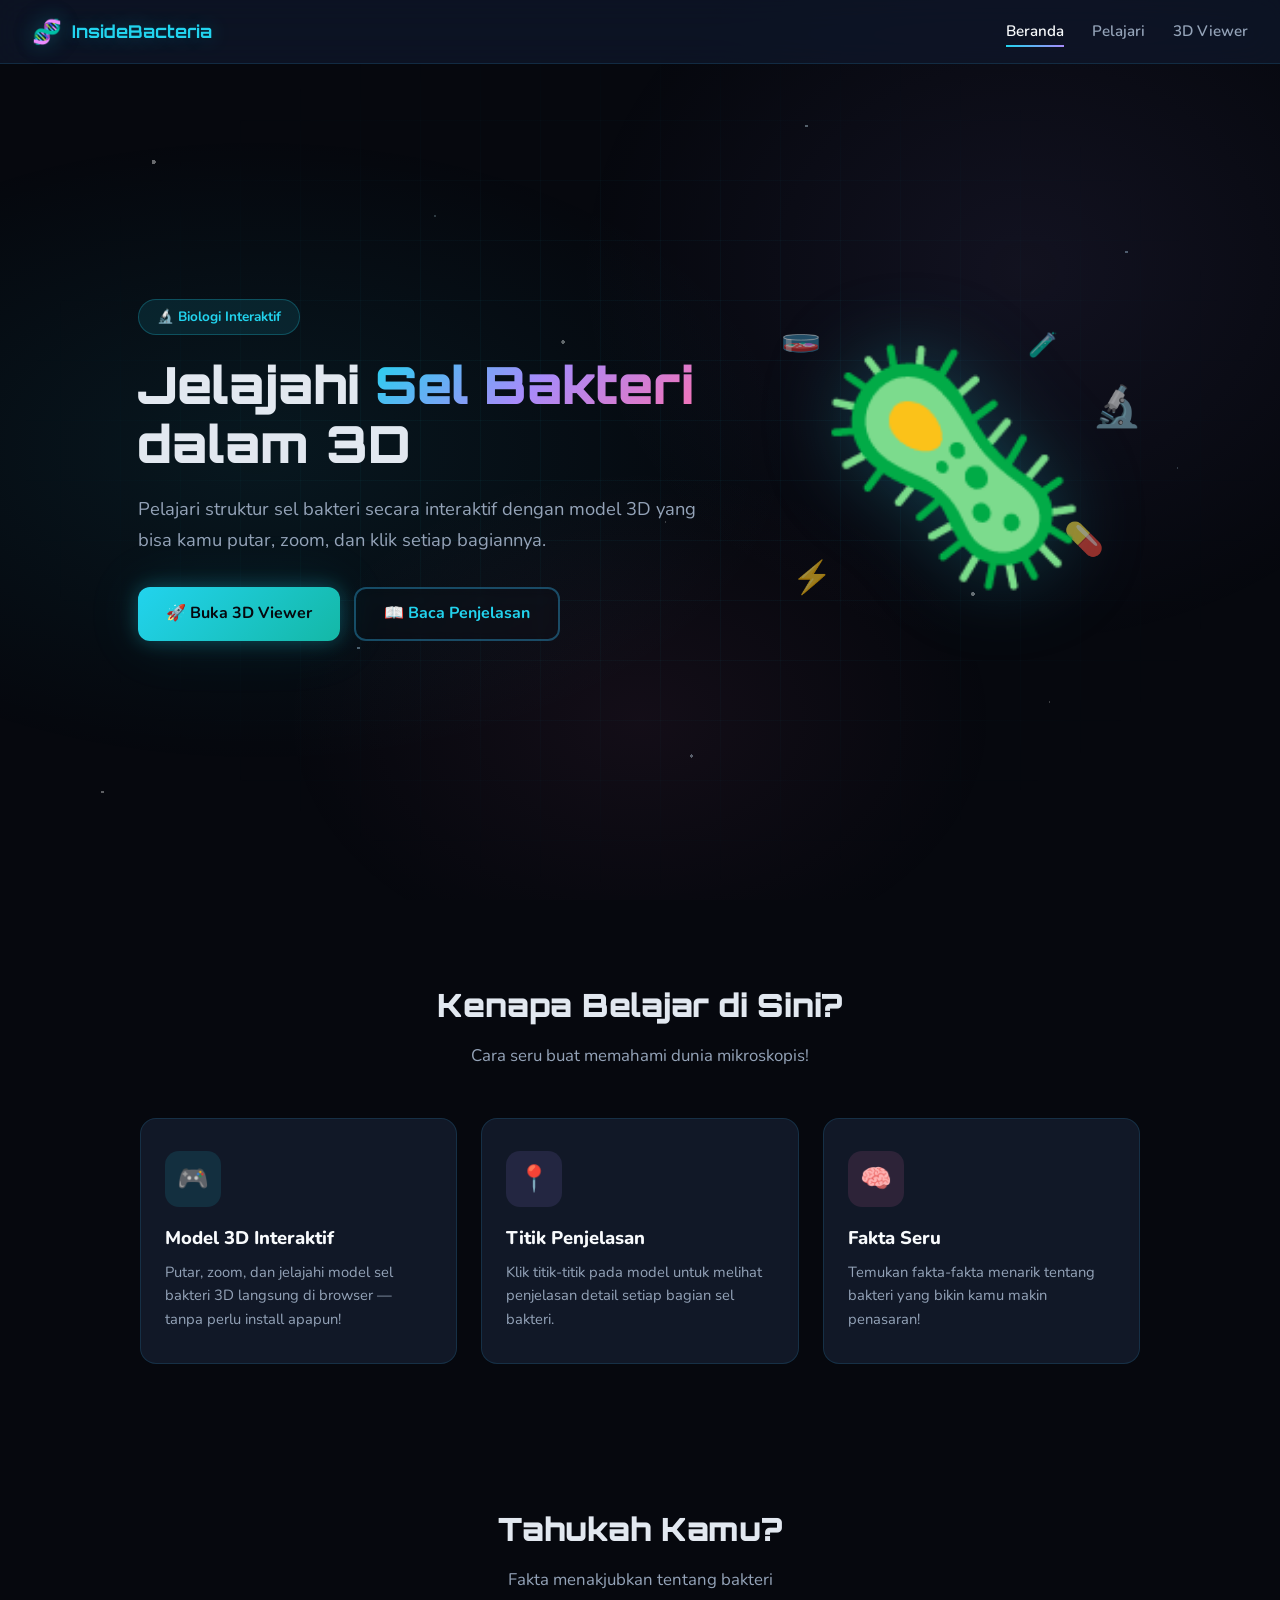
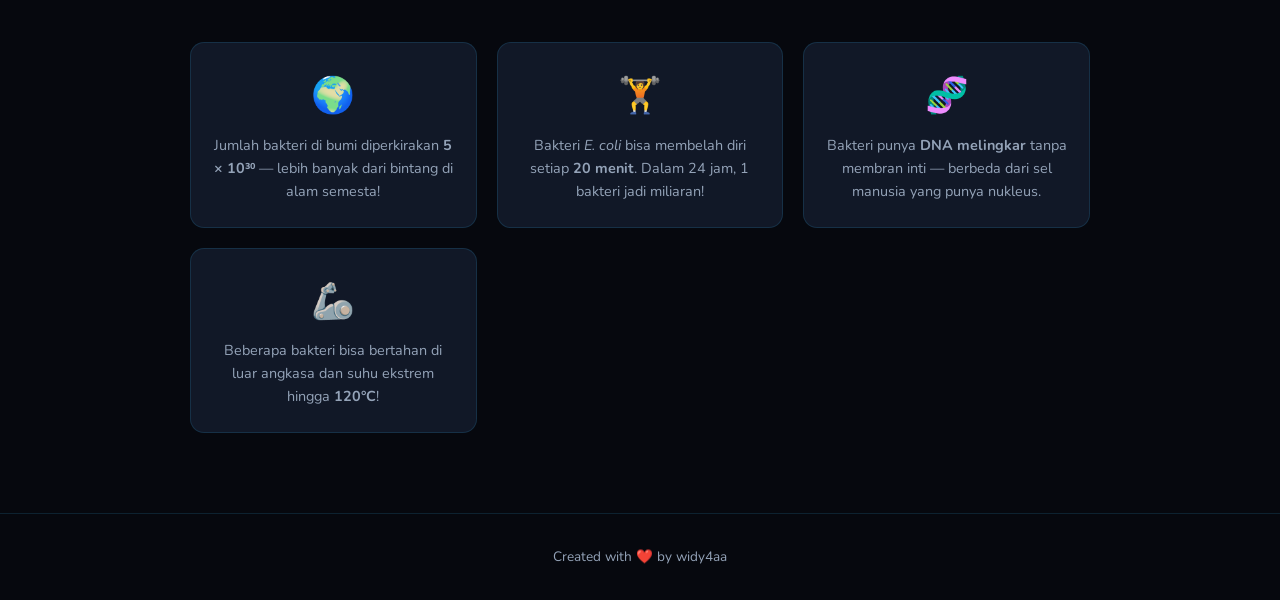
<file: index.html>
<!DOCTYPE html>
<html lang="id">
<head>
  <meta charset="UTF-8" />
  <meta name="viewport" content="width=device-width, initial-scale=1.0" />
  <title>InsideBacteria — Struktur Sel Bakteri 3D</title>
  <link rel="stylesheet" href="style.css" />
</head>
<body>

<!-- ═══ Navbar ═══════════════════════════════════════════════ -->
<nav class="navbar" id="navbar">
  <div class="nav-brand">
    <span>🧬</span> InsideBacteria
  </div>
  <ul class="nav-links" id="navLinks">
    <li><a href="index.html" class="active">Beranda</a></li>
    <li><a href="info.html">Pelajari</a></li>
    <li><a href="viewer.html">3D Viewer</a></li>
  </ul>
  <button class="hamburger" id="hamburger" aria-label="Menu">☰</button>
</nav>

<!-- ═══ Hero ═════════════════════════════════════════════════ -->
<section class="hero">
  <div class="hero-grid"></div>
  <div class="hero-content">
    <div class="hero-text">
      <div class="hero-badge">🔬 Biologi Interaktif</div>
      <h1 class="hero-title">
        Jelajahi <span class="grad">Sel Bakteri</span> dalam 3D
      </h1>
      <p class="hero-desc">
        Pelajari struktur sel bakteri secara interaktif dengan model 3D yang bisa kamu putar, zoom, dan klik setiap bagiannya.
      </p>
      <div class="hero-buttons">
        <a href="viewer.html" class="btn btn-primary">🚀 Buka 3D Viewer</a>
        <a href="info.html" class="btn btn-secondary">📖 Baca Penjelasan</a>
      </div>
    </div>
    <div class="hero-visual">
      <div class="particle particle-1">🧫</div>
      <div class="particle particle-2">🔬</div>
      <div class="particle particle-3">⚡</div>
      <div class="particle particle-4">🧪</div>
      <div class="particle particle-5">💊</div>
      <div class="hero-cell">🦠</div>
    </div>
  </div>
</section>

<!-- ═══ Features ═════════════════════════════════════════════ -->
<section class="features">
  <h2 class="section-title">Kenapa Belajar di Sini?</h2>
  <p class="section-sub">Cara seru buat memahami dunia mikroskopis!</p>
  <div class="features-grid">
    <div class="feature-card">
      <div class="feature-icon" style="background: rgba(34,211,238,0.12); color: var(--cyan);">🎮</div>
      <h3>Model 3D Interaktif</h3>
      <p>Putar, zoom, dan jelajahi model sel bakteri 3D langsung di browser — tanpa perlu install apapun!</p>
    </div>
    <div class="feature-card">
      <div class="feature-icon" style="background: rgba(167,139,250,0.12); color: var(--purple);">📍</div>
      <h3>Titik Penjelasan</h3>
      <p>Klik titik-titik pada model untuk melihat penjelasan detail setiap bagian sel bakteri.</p>
    </div>
    <div class="feature-card">
      <div class="feature-icon" style="background: rgba(244,114,182,0.12); color: var(--pink);">🧠</div>
      <h3>Fakta Seru</h3>
      <p>Temukan fakta-fakta menarik tentang bakteri yang bikin kamu makin penasaran!</p>
    </div>
  </div>
</section>

<!-- ═══ Fun Facts ════════════════════════════════════════════ -->
<section class="fun-facts">
  <h2 class="section-title">Tahukah Kamu?</h2>
  <p class="section-sub">Fakta menakjubkan tentang bakteri</p>
  <div class="facts-grid">
    <div class="fact-card">
      <div class="fact-icon">🌍</div>
      <p>Jumlah bakteri di bumi diperkirakan <strong>5 × 10³⁰</strong> — lebih banyak dari bintang di alam semesta!</p>
    </div>
    <div class="fact-card">
      <div class="fact-icon">🏋️</div>
      <p>Bakteri <em>E. coli</em> bisa membelah diri setiap <strong>20 menit</strong>. Dalam 24 jam, 1 bakteri jadi miliaran!</p>
    </div>
    <div class="fact-card">
      <div class="fact-icon">🧬</div>
      <p>Bakteri punya <strong>DNA melingkar</strong> tanpa membran inti — berbeda dari sel manusia yang punya nukleus.</p>
    </div>
    <div class="fact-card">
      <div class="fact-icon">🦾</div>
      <p>Beberapa bakteri bisa bertahan di luar angkasa dan suhu ekstrem hingga <strong>120°C</strong>!</p>
    </div>
  </div>
</section>

<!-- ═══ Footer ═══════════════════════════════════════════════ -->
<footer class="footer">
  <p>Created with ❤️ by widy4aa</p>
</footer>

<script>
  const hamburger = document.getElementById('hamburger');
  const navbar = document.getElementById('navbar');
  hamburger.addEventListener('click', () => navbar.classList.toggle('open'));
  document.querySelectorAll('.nav-links a').forEach(a => {
    a.addEventListener('click', () => navbar.classList.remove('open'));
  });
</script>
</body>
</html>
</file>
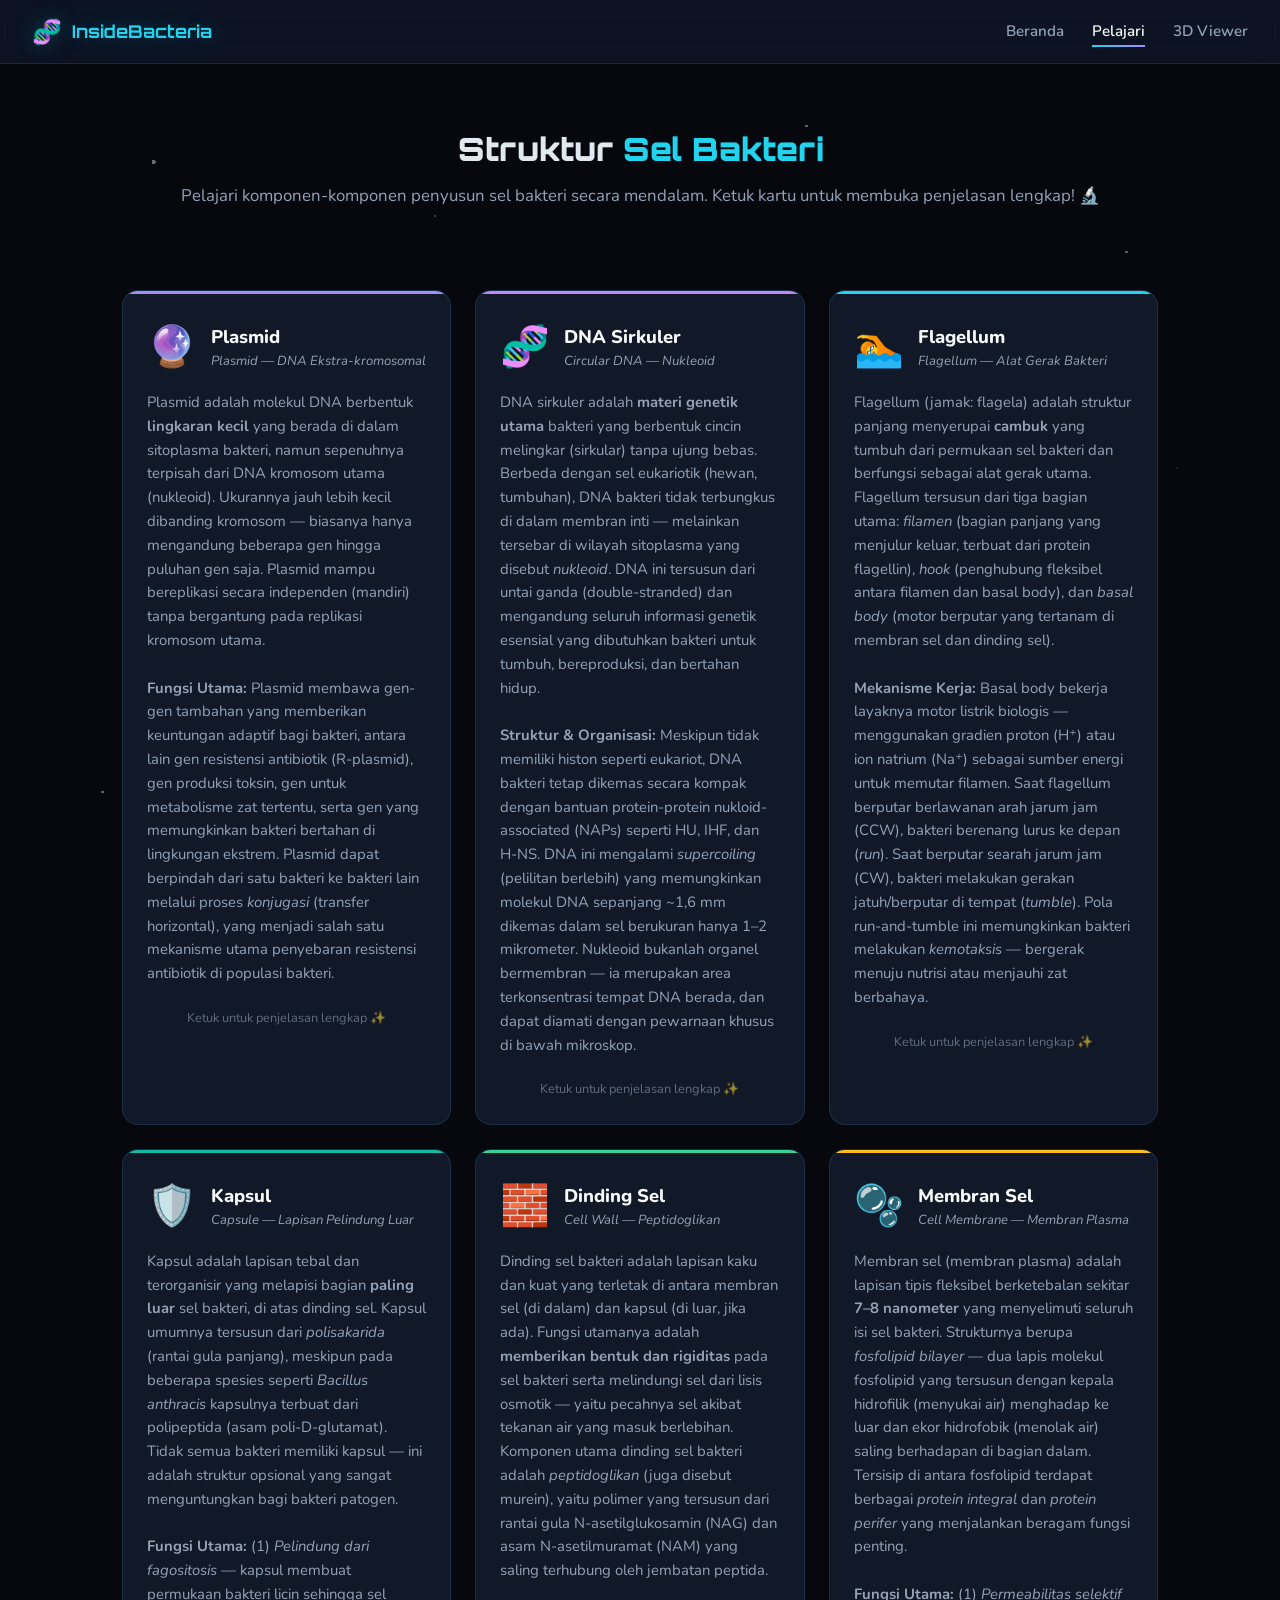
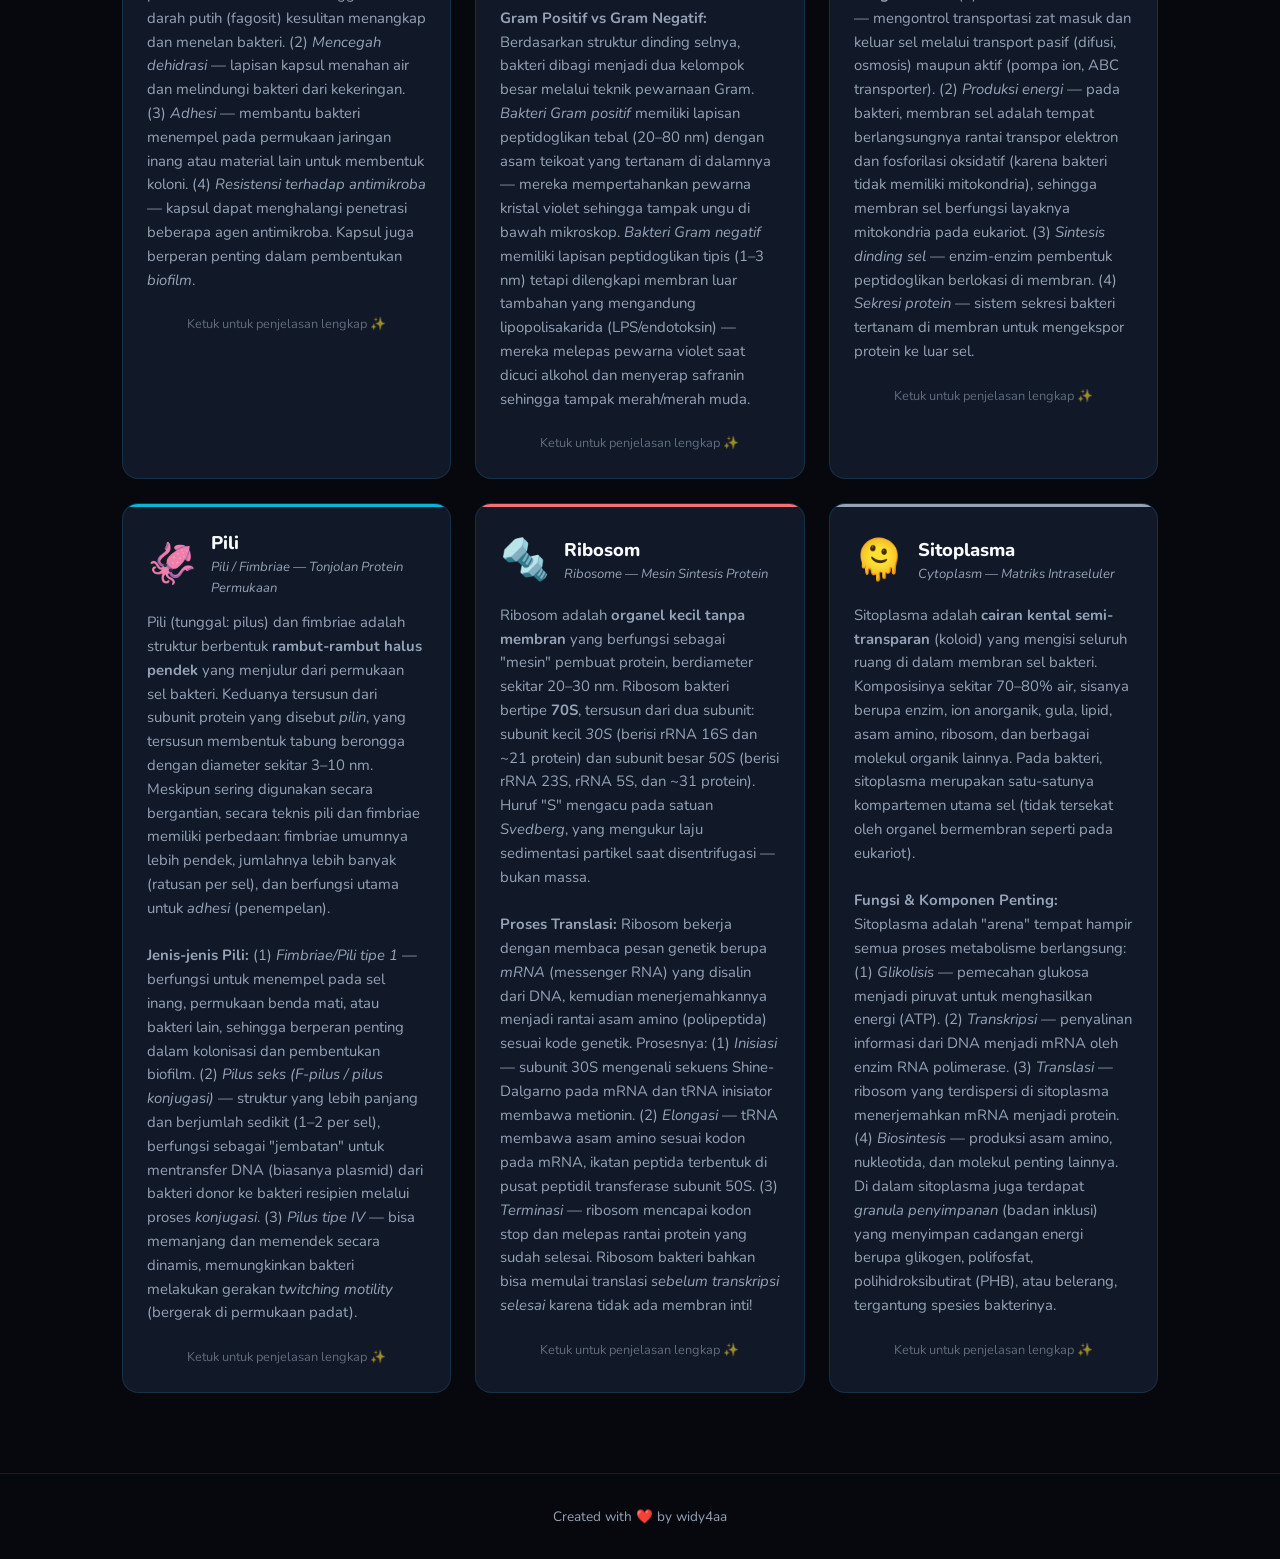
<file: info.html>
<!DOCTYPE html>
<html lang="id">
<head>
  <meta charset="UTF-8" />
  <meta name="viewport" content="width=device-width, initial-scale=1.0" />
  <title>Pelajari Sel Bakteri — InsideBacteria</title>
  <link rel="stylesheet" href="style.css" />
</head>
<body>

<!-- ═══ Navbar ═══════════════════════════════════════════════ -->
<nav class="navbar" id="navbar">
  <div class="nav-brand">
    <span>🧬</span> InsideBacteria
  </div>
  <ul class="nav-links" id="navLinks">
    <li><a href="index.html">Beranda</a></li>
    <li><a href="info.html" class="active">Pelajari</a></li>
    <li><a href="viewer.html">3D Viewer</a></li>
  </ul>
  <button class="hamburger" id="hamburger" aria-label="Menu">☰</button>
</nav>

<!-- ═══ Info Page ════════════════════════════════════════════ -->
<div class="info-page">
  <div class="info-header">
    <h1 class="section-title">Struktur <span style="color: var(--cyan);">Sel Bakteri</span></h1>
    <p class="section-sub">Pelajari komponen-komponen penyusun sel bakteri secara mendalam. Ketuk kartu untuk membuka penjelasan lengkap! 🔬</p>
  </div>

  <div class="org-grid">

    <!-- 1. Plasmid -->
    <div class="org-card" style="--org-color: #a78bfa" onclick="this.classList.toggle('expanded')">
      <div class="org-top">
        <span class="org-emoji">🔮</span>
        <div>
          <div class="org-title">Plasmid</div>
          <div class="org-subtitle">Plasmid — DNA Ekstra-kromosomal</div>
        </div>
      </div>
      <div class="org-desc">
        Plasmid adalah molekul DNA berbentuk <strong>lingkaran kecil</strong> yang berada di dalam sitoplasma bakteri, namun sepenuhnya terpisah dari DNA kromosom utama (nukleoid). Ukurannya jauh lebih kecil dibanding kromosom — biasanya hanya mengandung beberapa gen hingga puluhan gen saja. Plasmid mampu bereplikasi secara independen (mandiri) tanpa bergantung pada replikasi kromosom utama.
        <br><br>
        <strong>Fungsi Utama:</strong> Plasmid membawa gen-gen tambahan yang memberikan keuntungan adaptif bagi bakteri, antara lain gen resistensi antibiotik (R-plasmid), gen produksi toksin, gen untuk metabolisme zat tertentu, serta gen yang memungkinkan bakteri bertahan di lingkungan ekstrem. Plasmid dapat berpindah dari satu bakteri ke bakteri lain melalui proses <em>konjugasi</em> (transfer horizontal), yang menjadi salah satu mekanisme utama penyebaran resistensi antibiotik di populasi bakteri.
      </div>
      <div class="org-fun">
        <span class="fun-label">💡 Fakta Seru &amp; Aplikasi</span>
        Dalam bioteknologi modern, plasmid dimanfaatkan sebagai <strong>vektor kloning</strong> — kendaraan pembawa gen asing ke dalam bakteri. Teknik ini digunakan untuk memproduksi insulin rekombinan bagi penderita diabetes, vaksin hepatitis B, hormon pertumbuhan manusia, hingga enzim industri. Satu bakteri bisa mengandung lebih dari satu jenis plasmid secara bersamaan. Menariknya, beberapa plasmid bersifat "tidak kompatibel" — mereka tidak bisa hidup berdampingan dalam sel yang sama karena sistem replikasinya saling berkompetisi!
      </div>
      <div class="expand-hint">Ketuk untuk penjelasan lengkap ✨</div>
    </div>

    <!-- 2. DNA Sirkuler -->
    <div class="org-card" style="--org-color: #c084fc" onclick="this.classList.toggle('expanded')">
      <div class="org-top">
        <span class="org-emoji">🧬</span>
        <div>
          <div class="org-title">DNA Sirkuler</div>
          <div class="org-subtitle">Circular DNA — Nukleoid</div>
        </div>
      </div>
      <div class="org-desc">
        DNA sirkuler adalah <strong>materi genetik utama</strong> bakteri yang berbentuk cincin melingkar (sirkular) tanpa ujung bebas. Berbeda dengan sel eukariotik (hewan, tumbuhan), DNA bakteri tidak terbungkus di dalam membran inti — melainkan tersebar di wilayah sitoplasma yang disebut <em>nukleoid</em>. DNA ini tersusun dari untai ganda (double-stranded) dan mengandung seluruh informasi genetik esensial yang dibutuhkan bakteri untuk tumbuh, bereproduksi, dan bertahan hidup.
        <br><br>
        <strong>Struktur &amp; Organisasi:</strong> Meskipun tidak memiliki histon seperti eukariot, DNA bakteri tetap dikemas secara kompak dengan bantuan protein-protein nukloid-associated (NAPs) seperti HU, IHF, dan H-NS. DNA ini mengalami <em>supercoiling</em> (pelilitan berlebih) yang memungkinkan molekul DNA sepanjang ~1,6 mm dikemas dalam sel berukuran hanya 1–2 mikrometer. Nukleoid bukanlah organel bermembran — ia merupakan area terkonsentrasi tempat DNA berada, dan dapat diamati dengan pewarnaan khusus di bawah mikroskop.
      </div>
      <div class="org-fun">
        <span class="fun-label">💡 Fakta Seru &amp; Perbandingan</span>
        Bakteri <em>Escherichia coli</em> memiliki ~4,6 juta pasang basa dalam DNA sirkulernya, mengkode sekitar 4.300 gen. Jika direntangkan, DNA-nya mencapai 1,6 mm — <strong>800 kali lebih panjang</strong> dari sel bakterinya sendiri! Bandingkan dengan bakteri <em>Mycoplasma genitalium</em> yang hanya punya ~580.000 pasang basa — genom terkecil di antara organisme hidup mandiri. Proses replikasi DNA sirkuler dimulai dari satu titik asal (<em>origin of replication</em>) dan berjalan secara bidireksional hingga keduanya bertemu di sisi berlawanan.
      </div>
      <div class="expand-hint">Ketuk untuk penjelasan lengkap ✨</div>
    </div>

    <!-- 3. Flagellum -->
    <div class="org-card" style="--org-color: #22d3ee" onclick="this.classList.toggle('expanded')">
      <div class="org-top">
        <span class="org-emoji">🏊</span>
        <div>
          <div class="org-title">Flagellum</div>
          <div class="org-subtitle">Flagellum — Alat Gerak Bakteri</div>
        </div>
      </div>
      <div class="org-desc">
        Flagellum (jamak: flagela) adalah struktur panjang menyerupai <strong>cambuk</strong> yang tumbuh dari permukaan sel bakteri dan berfungsi sebagai alat gerak utama. Flagellum tersusun dari tiga bagian utama: <em>filamen</em> (bagian panjang yang menjulur keluar, terbuat dari protein flagellin), <em>hook</em> (penghubung fleksibel antara filamen dan basal body), dan <em>basal body</em> (motor berputar yang tertanam di membran sel dan dinding sel).
        <br><br>
        <strong>Mekanisme Kerja:</strong> Basal body bekerja layaknya motor listrik biologis — menggunakan gradien proton (H⁺) atau ion natrium (Na⁺) sebagai sumber energi untuk memutar filamen. Saat flagellum berputar berlawanan arah jarum jam (CCW), bakteri berenang lurus ke depan (<em>run</em>). Saat berputar searah jarum jam (CW), bakteri melakukan gerakan jatuh/berputar di tempat (<em>tumble</em>). Pola run-and-tumble ini memungkinkan bakteri melakukan <em>kemotaksis</em> — bergerak menuju nutrisi atau menjauhi zat berbahaya.
      </div>
      <div class="org-fun">
        <span class="fun-label">💡 Fakta Seru &amp; Klasifikasi</span>
        Motor flagellum mampu berputar hingga <strong>1.000–1.500 putaran per detik</strong> — menjadikannya salah satu mesin nano paling efisien di alam! Berdasarkan jumlah dan posisi flagela, bakteri diklasifikasikan menjadi: <em>monotrik</em> (1 flagellum di satu ujung), <em>amfitrik</em> (1 flagellum di masing-masing ujung), <em>lofotrik</em> (sekelompok flagela di satu ujung), dan <em>peritrik</em> (flagela tersebar di seluruh permukaan, seperti pada <em>E. coli</em>). Ada juga bakteri tanpa flagellum (atrik) yang bergerak dengan cara lain seperti <em>gliding motility</em>. Motor flagellum menjadi inspirasi para ilmuwan nanoteknologi!
      </div>
      <div class="expand-hint">Ketuk untuk penjelasan lengkap ✨</div>
    </div>

    <!-- 4. Kapsul -->
    <div class="org-card" style="--org-color: #14b8a6" onclick="this.classList.toggle('expanded')">
      <div class="org-top">
        <span class="org-emoji">🛡️</span>
        <div>
          <div class="org-title">Kapsul</div>
          <div class="org-subtitle">Capsule — Lapisan Pelindung Luar</div>
        </div>
      </div>
      <div class="org-desc">
        Kapsul adalah lapisan tebal dan terorganisir yang melapisi bagian <strong>paling luar</strong> sel bakteri, di atas dinding sel. Kapsul umumnya tersusun dari <em>polisakarida</em> (rantai gula panjang), meskipun pada beberapa spesies seperti <em>Bacillus anthracis</em> kapsulnya terbuat dari polipeptida (asam poli-D-glutamat). Tidak semua bakteri memiliki kapsul — ini adalah struktur opsional yang sangat menguntungkan bagi bakteri patogen.
        <br><br>
        <strong>Fungsi Utama:</strong> (1) <em>Pelindung dari fagositosis</em> — kapsul membuat permukaan bakteri licin sehingga sel darah putih (fagosit) kesulitan menangkap dan menelan bakteri. (2) <em>Mencegah dehidrasi</em> — lapisan kapsul menahan air dan melindungi bakteri dari kekeringan. (3) <em>Adhesi</em> — membantu bakteri menempel pada permukaan jaringan inang atau material lain untuk membentuk koloni. (4) <em>Resistensi terhadap antimikroba</em> — kapsul dapat menghalangi penetrasi beberapa agen antimikroba. Kapsul juga berperan penting dalam pembentukan <em>biofilm</em>.
      </div>
      <div class="org-fun">
        <span class="fun-label">💡 Fakta Seru &amp; Sejarah</span>
        Eksperimen legendaris <strong>Frederick Griffith (1928)</strong> menggunakan bakteri berkapsul <em>Streptococcus pneumoniae</em> untuk menemukan fenomena transformasi — bakteri mati yang berkapsul bisa "mentransfer" sifat virulensinya ke bakteri hidup tanpa kapsul! Percobaan ini menjadi langkah awal penemuan bahwa DNA adalah materi genetik. Dalam dunia medis, bakteri berkapsul umumnya lebih <em>virulen</em> (berbahaya) karena mampu menghindari sistem imun. Vaksin terhadap penyakit pneumonia, meningitis, dan <em>Haemophilus influenzae</em> dirancang untuk menarget polisakarida kapsul bakteri tertentu.
      </div>
      <div class="expand-hint">Ketuk untuk penjelasan lengkap ✨</div>
    </div>

    <!-- 5. Dinding Sel -->
    <div class="org-card" style="--org-color: #34d399" onclick="this.classList.toggle('expanded')">
      <div class="org-top">
        <span class="org-emoji">🧱</span>
        <div>
          <div class="org-title">Dinding Sel</div>
          <div class="org-subtitle">Cell Wall — Peptidoglikan</div>
        </div>
      </div>
      <div class="org-desc">
        Dinding sel bakteri adalah lapisan kaku dan kuat yang terletak di antara membran sel (di dalam) dan kapsul (di luar, jika ada). Fungsi utamanya adalah <strong>memberikan bentuk dan rigiditas</strong> pada sel bakteri serta melindungi sel dari lisis osmotik — yaitu pecahnya sel akibat tekanan air yang masuk berlebihan. Komponen utama dinding sel bakteri adalah <em>peptidoglikan</em> (juga disebut murein), yaitu polimer yang tersusun dari rantai gula N-asetilglukosamin (NAG) dan asam N-asetilmuramat (NAM) yang saling terhubung oleh jembatan peptida.
        <br><br>
        <strong>Gram Positif vs Gram Negatif:</strong> Berdasarkan struktur dinding selnya, bakteri dibagi menjadi dua kelompok besar melalui teknik pewarnaan Gram. <em>Bakteri Gram positif</em> memiliki lapisan peptidoglikan tebal (20–80 nm) dengan asam teikoat yang tertanam di dalamnya — mereka mempertahankan pewarna kristal violet sehingga tampak ungu di bawah mikroskop. <em>Bakteri Gram negatif</em> memiliki lapisan peptidoglikan tipis (1–3 nm) tetapi dilengkapi membran luar tambahan yang mengandung lipopolisakarida (LPS/endotoksin) — mereka melepas pewarna violet saat dicuci alkohol dan menyerap safranin sehingga tampak merah/merah muda.
      </div>
      <div class="org-fun">
        <span class="fun-label">💡 Fakta Seru &amp; Relevansi Medis</span>
        Antibiotik golongan <strong>beta-laktam</strong> (penisilin, amoksisilin, sefalosporin) bekerja dengan menghambat enzim transpeptidase yang dibutuhkan untuk membentuk jembatan peptida pada peptidoglikan. Tanpa dinding sel yang utuh, bakteri tidak mampu menahan tekanan osmotik dan akhirnya <em>lisis</em> (pecah). Itulah mengapa antibiotik ini efektif membunuh bakteri yang sedang aktif membelah namun tidak merusak sel manusia — karena sel manusia tidak memiliki peptidoglikan! Lisozim yang terdapat dalam air mata, air liur, dan mukus juga bekerja dengan memecah ikatan glikosidik pada peptidoglikan sebagai pertahanan alami tubuh kita. Bakteri tanpa dinding sel (seperti genus <em>Mycoplasma</em>) secara alami resisten terhadap penisilin.
      </div>
      <div class="expand-hint">Ketuk untuk penjelasan lengkap ✨</div>
    </div>

    <!-- 6. Membran Sel -->
    <div class="org-card" style="--org-color: #fbbf24" onclick="this.classList.toggle('expanded')">
      <div class="org-top">
        <span class="org-emoji">🫧</span>
        <div>
          <div class="org-title">Membran Sel</div>
          <div class="org-subtitle">Cell Membrane — Membran Plasma</div>
        </div>
      </div>
      <div class="org-desc">
        Membran sel (membran plasma) adalah lapisan tipis fleksibel berketebalan sekitar <strong>7–8 nanometer</strong> yang menyelimuti seluruh isi sel bakteri. Strukturnya berupa <em>fosfolipid bilayer</em> — dua lapis molekul fosfolipid yang tersusun dengan kepala hidrofilik (menyukai air) menghadap ke luar dan ekor hidrofobik (menolak air) saling berhadapan di bagian dalam. Tersisip di antara fosfolipid terdapat berbagai <em>protein integral</em> dan <em>protein perifer</em> yang menjalankan beragam fungsi penting.
        <br><br>
        <strong>Fungsi Utama:</strong> (1) <em>Permeabilitas selektif</em> — mengontrol transportasi zat masuk dan keluar sel melalui transport pasif (difusi, osmosis) maupun aktif (pompa ion, ABC transporter). (2) <em>Produksi energi</em> — pada bakteri, membran sel adalah tempat berlangsungnya rantai transpor elektron dan fosforilasi oksidatif (karena bakteri tidak memiliki mitokondria), sehingga membran sel berfungsi layaknya mitokondria pada eukariot. (3) <em>Sintesis dinding sel</em> — enzim-enzim pembentuk peptidoglikan berlokasi di membran. (4) <em>Sekresi protein</em> — sistem sekresi bakteri tertanam di membran untuk mengekspor protein ke luar sel.
      </div>
      <div class="org-fun">
        <span class="fun-label">💡 Fakta Seru &amp; Perbedaan Kunci</span>
        Berbeda dengan sel eukariotik (hewan), membran sel bakteri <strong>tidak mengandung kolesterol</strong>. Namun beberapa bakteri mengandung sterol-like molecules yang disebut <em>hopanoid</em> yang berfungsi serupa — menjaga stabilitas dan fluiditas membran. Struktur membran sel mengikuti model <em>mosaik fluida</em> yang dikemukakan oleh Singer &amp; Nicolson (1972), di mana protein-protein "mengapung" dan bergerak bebas di lautan fosfolipid. Pada bakteri Gram negatif, terdapat dua membran: membran dalam (membran plasma) dan membran luar — ruang di antaranya disebut <em>periplasma</em>, yang berisi berbagai enzim penting termasuk beta-laktamase yang mampu menonaktifkan antibiotik penisilin.
      </div>
      <div class="expand-hint">Ketuk untuk penjelasan lengkap ✨</div>
    </div>

    <!-- 7. Pili -->
    <div class="org-card" style="--org-color: #06b6d4" onclick="this.classList.toggle('expanded')">
      <div class="org-top">
        <span class="org-emoji">🦑</span>
        <div>
          <div class="org-title">Pili</div>
          <div class="org-subtitle">Pili / Fimbriae — Tonjolan Protein Permukaan</div>
        </div>
      </div>
      <div class="org-desc">
        Pili (tunggal: pilus) dan fimbriae adalah struktur berbentuk <strong>rambut-rambut halus pendek</strong> yang menjulur dari permukaan sel bakteri. Keduanya tersusun dari subunit protein yang disebut <em>pilin</em>, yang tersusun membentuk tabung berongga dengan diameter sekitar 3–10 nm. Meskipun sering digunakan secara bergantian, secara teknis pili dan fimbriae memiliki perbedaan: fimbriae umumnya lebih pendek, jumlahnya lebih banyak (ratusan per sel), dan berfungsi utama untuk <em>adhesi</em> (penempelan).
        <br><br>
        <strong>Jenis-jenis Pili:</strong> (1) <em>Fimbriae/Pili tipe 1</em> — berfungsi untuk menempel pada sel inang, permukaan benda mati, atau bakteri lain, sehingga berperan penting dalam kolonisasi dan pembentukan biofilm. (2) <em>Pilus seks (F-pilus / pilus konjugasi)</em> — struktur yang lebih panjang dan berjumlah sedikit (1–2 per sel), berfungsi sebagai "jembatan" untuk mentransfer DNA (biasanya plasmid) dari bakteri donor ke bakteri resipien melalui proses <em>konjugasi</em>. (3) <em>Pilus tipe IV</em> — bisa memanjang dan memendek secara dinamis, memungkinkan bakteri melakukan gerakan <em>twitching motility</em> (bergerak di permukaan padat).
      </div>
      <div class="org-fun">
        <span class="fun-label">💡 Fakta Seru &amp; Relevansi Medis</span>
        Pili memainkan peran kritis dalam <strong>patogenesis</strong> (kemampuan bakteri menyebabkan penyakit). Contohnya, bakteri <em>E. coli</em> uropatogenik (UPEC) menggunakan fimbriae tipe 1 untuk menempel pada sel epitel saluran kemih — langkah pertama infeksi saluran kemih (ISK). Bakteri <em>Neisseria gonorrhoeae</em> (penyebab gonore) membutuhkan pili tipe IV untuk menempel pada sel mukosa. Tanpa pili, bakteri-bakteri ini kehilangan kemampuan menginfeksi! Satu bakteri <em>E. coli</em> bisa memiliki <strong>100–1.000 fimbriae</strong> sekaligus. Ilmuwan kini mengembangkan strategi anti-adhesin — obat yang memblokir pili bakteri sehingga mereka tidak bisa menempel, sebagai alternatif antibiotik.
      </div>
      <div class="expand-hint">Ketuk untuk penjelasan lengkap ✨</div>
    </div>

    <!-- 8. Ribosom -->
    <div class="org-card" style="--org-color: #f87171" onclick="this.classList.toggle('expanded')">
      <div class="org-top">
        <span class="org-emoji">🔩</span>
        <div>
          <div class="org-title">Ribosom</div>
          <div class="org-subtitle">Ribosome — Mesin Sintesis Protein</div>
        </div>
      </div>
      <div class="org-desc">
        Ribosom adalah <strong>organel kecil tanpa membran</strong> yang berfungsi sebagai "mesin" pembuat protein, berdiameter sekitar 20–30 nm. Ribosom bakteri bertipe <strong>70S</strong>, tersusun dari dua subunit: subunit kecil <em>30S</em> (berisi rRNA 16S dan ~21 protein) dan subunit besar <em>50S</em> (berisi rRNA 23S, rRNA 5S, dan ~31 protein). Huruf "S" mengacu pada satuan <em>Svedberg</em>, yang mengukur laju sedimentasi partikel saat disentrifugasi — bukan massa.
        <br><br>
        <strong>Proses Translasi:</strong> Ribosom bekerja dengan membaca pesan genetik berupa <em>mRNA</em> (messenger RNA) yang disalin dari DNA, kemudian menerjemahkannya menjadi rantai asam amino (polipeptida) sesuai kode genetik. Prosesnya: (1) <em>Inisiasi</em> — subunit 30S mengenali sekuens Shine-Dalgarno pada mRNA dan tRNA inisiator membawa metionin. (2) <em>Elongasi</em> — tRNA membawa asam amino sesuai kodon pada mRNA, ikatan peptida terbentuk di pusat peptidil transferase subunit 50S. (3) <em>Terminasi</em> — ribosom mencapai kodon stop dan melepas rantai protein yang sudah selesai. Ribosom bakteri bahkan bisa memulai translasi <em>sebelum transkripsi selesai</em> karena tidak ada membran inti!
      </div>
      <div class="org-fun">
        <span class="fun-label">💡 Fakta Seru &amp; Target Antibiotik</span>
        Perbedaan antara ribosom bakteri (70S) dan ribosom manusia (80S) adalah <strong>celah emas bagi antibiotik</strong>! Banyak antibiotik penting yang bekerja dengan menarget ribosom 70S: <em>tetrasiklin</em> memblokir situs A di subunit 30S, <em>kloramfenikol</em> menghambat peptidil transferase di subunit 50S, <em>eritromisin</em> menyumbat terowongan tempat rantai peptida keluar di subunit 50S, dan <em>streptomisin</em> menyebabkan ribosom salah membaca kode genetik. Satu sel <em>E. coli</em> yang sedang tumbuh aktif bisa mengandung <strong>15.000–70.000 ribosom</strong>, yang mengisi sekitar 25% massa total sel! Ribosom harus bekerja nonstop — satu ribosom mampu menambahkan ~20 asam amino per detik ke rantai protein yang sedang dibuat.
      </div>
      <div class="expand-hint">Ketuk untuk penjelasan lengkap ✨</div>
    </div>

    <!-- 9. Sitoplasma -->
    <div class="org-card" style="--org-color: #94a3b8" onclick="this.classList.toggle('expanded')">
      <div class="org-top">
        <span class="org-emoji">🫠</span>
        <div>
          <div class="org-title">Sitoplasma</div>
          <div class="org-subtitle">Cytoplasm — Matriks Intraseluler</div>
        </div>
      </div>
      <div class="org-desc">
        Sitoplasma adalah <strong>cairan kental semi-transparan</strong> (koloid) yang mengisi seluruh ruang di dalam membran sel bakteri. Komposisinya sekitar 70–80% air, sisanya berupa enzim, ion anorganik, gula, lipid, asam amino, ribosom, dan berbagai molekul organik lainnya. Pada bakteri, sitoplasma merupakan satu-satunya kompartemen utama sel (tidak tersekat oleh organel bermembran seperti pada eukariot).
        <br><br>
        <strong>Fungsi &amp; Komponen Penting:</strong> Sitoplasma adalah "arena" tempat hampir semua proses metabolisme berlangsung: (1) <em>Glikolisis</em> — pemecahan glukosa menjadi piruvat untuk menghasilkan energi (ATP). (2) <em>Transkripsi</em> — penyalinan informasi dari DNA menjadi mRNA oleh enzim RNA polimerase. (3) <em>Translasi</em> — ribosom yang terdispersi di sitoplasma menerjemahkan mRNA menjadi protein. (4) <em>Biosintesis</em> — produksi asam amino, nukleotida, dan molekul penting lainnya. Di dalam sitoplasma juga terdapat <em>granula penyimpanan</em> (badan inklusi) yang menyimpan cadangan energi berupa glikogen, polifosfat, polihidroksibutirat (PHB), atau belerang, tergantung spesies bakterinya.
      </div>
      <div class="org-fun">
        <span class="fun-label">💡 Fakta Seru &amp; Keunikan</span>
        Berbeda dengan sitoplasma sel eukariotik yang memiliki organel bermembran (mitokondria, RE, badan Golgi), sitoplasma bakteri tampak lebih "sederhana" — namun justru di sinilah <strong>semua proses kehidupan terkonsentrasi</strong> dalam satu ruang terbuka! Sitoplasma bakteri jauh lebih padat dan crowded ("sesak molekul") dibanding yang dibayangkan — konsentrasi makromolekul di dalamnya mencapai 300–400 mg/mL, menciptakan efek <em>molecular crowding</em> yang mempengaruhi kecepatan reaksi enzimatis dan pelipatan protein. Sitoplasma juga memiliki <em>cytoskeletal elements</em> seperti protein FtsZ (homolog tubulin) yang berperan krusial dalam pembelahan sel, dan MreB (homolog aktin) yang menjaga bentuk sel bakteri batang.
      </div>
      <div class="expand-hint">Ketuk untuk penjelasan lengkap ✨</div>
    </div>

  </div>
</div>

<!-- ═══ Footer ═══════════════════════════════════════════════ -->
<footer class="footer">
  <p>Created with ❤️ by widy4aa</p>
</footer>

<script>
  const hamburger = document.getElementById('hamburger');
  const navbar = document.getElementById('navbar');
  hamburger.addEventListener('click', () => navbar.classList.toggle('open'));
  document.querySelectorAll('.nav-links a').forEach(a => {
    a.addEventListener('click', () => navbar.classList.remove('open'));
  });
</script>
</body>
</html>
</file>
<file: style.css>
/* ═══════════════════════════════════════════════════════════════
   InsideBacteria — Dark Sci-Fi Biochemistry Theme
   Target audience: ages 12–17
   ═══════════════════════════════════════════════════════════════ */
@import url('https://fonts.googleapis.com/css2?family=Nunito:wght@400;600;700;800;900&family=Orbitron:wght@500;700;900&display=swap');

:root {
  --bg-deep:    #06080e;
  --bg-dark:    #0b0f1a;
  --bg-card:    #111827;
  --bg-glass:   rgba(15, 23, 42, 0.75);
  --border:     rgba(56, 189, 248, 0.15);
  --border-glow:rgba(56, 189, 248, 0.35);

  --cyan:       #22d3ee;
  --teal:       #14b8a6;
  --purple:     #a78bfa;
  --pink:       #f472b6;
  --green:      #34d399;
  --orange:     #fb923c;
  --red:        #f87171;
  --blue:       #60a5fa;
  --yellow:     #fbbf24;

  --text:       #e2e8f0;
  --text-dim:   #94a3b8;
  --text-bright:#f8fafc;

  --font-body:  'Nunito', sans-serif;
  --font-sci:   'Orbitron', sans-serif;

  --glow-cyan:  0 0 20px rgba(34,211,238,0.3), 0 0 60px rgba(34,211,238,0.1);
  --glow-purple:0 0 20px rgba(167,139,250,0.3), 0 0 60px rgba(167,139,250,0.1);
  --glow-pink:  0 0 20px rgba(244,114,182,0.3), 0 0 60px rgba(244,114,182,0.1);
}

*, *::before, *::after { box-sizing: border-box; margin: 0; padding: 0; }
html { scroll-behavior: smooth; }

body {
  font-family: var(--font-body);
  background: var(--bg-deep);
  color: var(--text);
  line-height: 1.6;
  min-height: 100vh;
  overflow-x: hidden;
  position: relative;
}

body::before,
body::after {
  content: '';
  position: fixed;
  inset: 0;
  pointer-events: none;
}

body::before {
  z-index: 0;
  background-image:
    radial-gradient(2px 2px at 12% 18%, rgba(255, 255, 255, 0.8) 98%, transparent 100%),
    radial-gradient(1.5px 1.5px at 28% 72%, rgba(190, 230, 255, 0.78) 98%, transparent 100%),
    radial-gradient(1.8px 1.8px at 44% 38%, rgba(255, 255, 255, 0.75) 98%, transparent 100%),
    radial-gradient(1.4px 1.4px at 63% 14%, rgba(210, 240, 255, 0.75) 98%, transparent 100%),
    radial-gradient(2px 2px at 76% 66%, rgba(255, 255, 255, 0.8) 98%, transparent 100%),
    radial-gradient(1.5px 1.5px at 88% 28%, rgba(190, 230, 255, 0.74) 98%, transparent 100%),
    radial-gradient(1.3px 1.3px at 8% 88%, rgba(255, 255, 255, 0.7) 98%, transparent 100%),
    radial-gradient(1.6px 1.6px at 54% 84%, rgba(210, 240, 255, 0.74) 98%, transparent 100%);
  opacity: 0.5;
  animation: stars-drift 90s linear infinite;
}

body::after {
  z-index: 0;
  background-image:
    radial-gradient(1px 1px at 16% 42%, rgba(255, 255, 255, 0.65) 98%, transparent 100%),
    radial-gradient(1px 1px at 34% 24%, rgba(200, 235, 255, 0.62) 98%, transparent 100%),
    radial-gradient(1px 1px at 52% 58%, rgba(255, 255, 255, 0.62) 98%, transparent 100%),
    radial-gradient(1px 1px at 68% 44%, rgba(200, 235, 255, 0.65) 98%, transparent 100%),
    radial-gradient(1px 1px at 82% 78%, rgba(255, 255, 255, 0.62) 98%, transparent 100%),
    radial-gradient(1px 1px at 92% 52%, rgba(200, 235, 255, 0.62) 98%, transparent 100%);
  opacity: 0.35;
  animation: stars-twinkle 6s ease-in-out infinite;
}

body > * {
  position: relative;
  z-index: 1;
}

@keyframes stars-drift {
  0% { transform: translateY(0); }
  100% { transform: translateY(-12px); }
}

@keyframes stars-twinkle {
  0%, 100% { opacity: 0.28; }
  50% { opacity: 0.5; }
}

a { color: var(--cyan); text-decoration: none; transition: color 0.2s; }
a:hover { color: var(--teal); }

/* ═══════════════════════════════════════════
   Navbar
   ═══════════════════════════════════════════ */
.navbar {
  position: fixed; top: 0; left: 0; right: 0;
  z-index: 1000;
  background: var(--bg-glass);
  backdrop-filter: blur(16px) saturate(1.4);
  -webkit-backdrop-filter: blur(16px) saturate(1.4);
  border-bottom: 1px solid var(--border);
  padding: 0 32px;
  height: 64px;
  display: flex; align-items: center; justify-content: space-between;
}

.nav-brand {
  font-family: var(--font-sci);
  font-size: 1.1rem; font-weight: 700;
  display: flex; align-items: center; gap: 10px;
  color: var(--cyan);
  text-shadow: var(--glow-cyan);
}
.nav-brand span { font-size: 1.5rem; }

.nav-links { display: flex; gap: 28px; list-style: none; }
.nav-links a {
  color: var(--text-dim); font-weight: 600; font-size: 0.95rem;
  padding: 6px 0;
  position: relative;
  transition: color 0.2s;
}
.nav-links a::after {
  content: ''; position: absolute; bottom: 0; left: 0;
  width: 0; height: 2px;
  background: linear-gradient(90deg, var(--cyan), var(--purple));
  transition: width 0.3s;
}
.nav-links a:hover, .nav-links a.active { color: var(--text-bright); }
.nav-links a:hover::after, .nav-links a.active::after { width: 100%; }

.hamburger {
  display: none; background: none; border: none;
  color: var(--text); font-size: 1.6rem; cursor: pointer;
}

/* ═══════════════════════════════════════════
   Buttons
   ═══════════════════════════════════════════ */
.btn {
  display: inline-flex; align-items: center; gap: 8px;
  padding: 12px 28px;
  border-radius: 12px;
  font-family: var(--font-body); font-weight: 700; font-size: 1rem;
  border: none; cursor: pointer;
  transition: transform 0.2s, box-shadow 0.3s, background 0.3s;
}
.btn:hover { transform: translateY(-2px); }

.btn-primary {
  background: linear-gradient(135deg, var(--cyan), var(--teal));
  color: var(--bg-deep);
  box-shadow: var(--glow-cyan);
}
.btn-primary:hover { box-shadow: 0 0 30px rgba(34,211,238,0.5), 0 0 80px rgba(34,211,238,0.15); }

.btn-secondary {
  background: transparent;
  color: var(--cyan);
  border: 2px solid var(--border-glow);
  backdrop-filter: blur(4px);
}
.btn-secondary:hover {
  background: rgba(34,211,238,0.08);
  border-color: var(--cyan);
}

/* ═══════════════════════════════════════════
   Hero Section
   ═══════════════════════════════════════════ */
.hero {
  min-height: 100vh;
  display: flex; align-items: center; justify-content: center;
  padding: 100px 32px 60px;
  position: relative;
  overflow: hidden;
}

.hero::before {
  content: '';
  position: absolute; inset: 0;
  background:
    radial-gradient(ellipse 60% 50% at 20% 50%, rgba(34,211,238,0.08) 0%, transparent 70%),
    radial-gradient(ellipse 50% 60% at 80% 30%, rgba(167,139,250,0.08) 0%, transparent 70%),
    radial-gradient(ellipse 40% 40% at 50% 80%, rgba(244,114,182,0.06) 0%, transparent 70%);
  pointer-events: none;
}

/* Animated grid lines background */
.hero-grid {
  position: absolute; inset: 0;
  background-image:
    linear-gradient(rgba(34,211,238,0.04) 1px, transparent 1px),
    linear-gradient(90deg, rgba(34,211,238,0.04) 1px, transparent 1px);
  background-size: 60px 60px;
  mask-image: radial-gradient(ellipse at center, black 30%, transparent 70%);
  -webkit-mask-image: radial-gradient(ellipse at center, black 30%, transparent 70%);
  animation: grid-drift 20s linear infinite;
}
@keyframes grid-drift {
  0% { background-position: 0 0; }
  100% { background-position: 60px 60px; }
}

.hero-content {
  display: flex; align-items: center; justify-content: center;
  gap: 64px; max-width: 1200px; width: 100%;
  position: relative; z-index: 1;
}

.hero-text { max-width: 560px; }

.hero-badge {
  display: inline-flex; align-items: center; gap: 8px;
  background: rgba(34,211,238,0.1);
  border: 1px solid rgba(34,211,238,0.25);
  border-radius: 100px;
  padding: 6px 18px;
  font-size: 0.85rem; font-weight: 700;
  color: var(--cyan);
  margin-bottom: 20px;
}

.hero-title {
  font-family: var(--font-sci);
  font-size: 3.2rem; font-weight: 900;
  line-height: 1.15;
  margin-bottom: 20px;
}
.hero-title .grad {
  background: linear-gradient(135deg, var(--cyan), var(--purple), var(--pink));
  -webkit-background-clip: text;
  -webkit-text-fill-color: transparent;
  background-clip: text;
}

.hero-desc {
  font-size: 1.15rem; color: var(--text-dim);
  margin-bottom: 32px; line-height: 1.7;
}

.hero-buttons { display: flex; gap: 14px; flex-wrap: wrap; }

/* Hero visual */
.hero-visual {
  position: relative; width: 380px; height: 380px;
  flex-shrink: 0;
}

.hero-cell {
  width: 100%; height: 100%;
  display: flex; align-items: center; justify-content: center;
  font-size: 14rem;
  filter: drop-shadow(0 0 40px rgba(34,211,238,0.25));
  animation: hero-float 4s ease-in-out infinite;
}

@keyframes hero-float {
  0%, 100% { transform: translateY(0) rotate(0deg); }
  50% { transform: translateY(-20px) rotate(3deg); }
}

/* Floating particles around hero */
.particle {
  position: absolute; font-size: 2rem;
  animation: particle-float 7s ease-in-out infinite;
  opacity: 0.6;
}
.particle-1 { top: 8%; left: 5%; animation-delay: 0s; }
.particle-2 { top: 25%; right: 0%; animation-delay: 1.2s; font-size: 2.5rem; }
.particle-3 { bottom: 15%; left: 8%; animation-delay: 2.5s; }
.particle-4 { top: 12%; right: 22%; animation-delay: 0.8s; font-size: 1.5rem; }
.particle-5 { bottom: 25%; right: 10%; animation-delay: 3.5s; }

@keyframes particle-float {
  0%, 100% { transform: translateY(0) scale(1); opacity: 0.6; }
  50% { transform: translateY(-18px) scale(1.1); opacity: 0.9; }
}

/* ═══════════════════════════════════════════
   Features Section
   ═══════════════════════════════════════════ */
.features {
  padding: 80px 32px;
  text-align: center;
  position: relative;
}

.section-title {
  font-family: var(--font-sci);
  font-size: 2rem; font-weight: 900;
  margin-bottom: 12px;
}

.section-sub {
  color: var(--text-dim);
  font-size: 1.05rem;
  margin-bottom: 48px;
}

.features-grid {
  display: grid;
  grid-template-columns: repeat(auto-fit, minmax(280px, 1fr));
  gap: 24px;
  max-width: 1000px;
  margin: 0 auto;
}

.feature-card {
  background: var(--bg-card);
  border: 1px solid var(--border);
  border-radius: 16px;
  padding: 32px 24px;
  text-align: left;
  transition: transform 0.3s, border-color 0.3s, box-shadow 0.3s;
}
.feature-card:hover {
  transform: translateY(-6px);
  border-color: var(--border-glow);
  box-shadow: var(--glow-cyan);
}

.feature-icon {
  width: 56px; height: 56px;
  border-radius: 14px;
  display: flex; align-items: center; justify-content: center;
  font-size: 1.6rem;
  margin-bottom: 16px;
}

.feature-card h3 {
  font-size: 1.15rem; font-weight: 800;
  margin-bottom: 8px;
  color: var(--text-bright);
}

.feature-card p {
  font-size: 0.92rem;
  color: var(--text-dim);
  line-height: 1.6;
}

/* ═══════════════════════════════════════════
   Fun Facts Section
   ═══════════════════════════════════════════ */
.fun-facts {
  padding: 60px 32px 80px;
  text-align: center;
}

.facts-grid {
  display: grid;
  grid-template-columns: repeat(auto-fit, minmax(220px, 1fr));
  gap: 20px;
  max-width: 900px;
  margin: 0 auto;
}

.fact-card {
  background: var(--bg-card);
  border: 1px solid var(--border);
  border-radius: 14px;
  padding: 24px 20px;
  transition: transform 0.3s, box-shadow 0.3s;
}
.fact-card:hover {
  transform: translateY(-4px);
  box-shadow: var(--glow-purple);
}
.fact-icon { font-size: 2.2rem; margin-bottom: 10px; }
.fact-card p { font-size: 0.9rem; color: var(--text-dim); line-height: 1.6; }

/* ═══════════════════════════════════════════
   Footer
   ═══════════════════════════════════════════ */
.footer {
  text-align: center;
  padding: 32px;
  border-top: 1px solid var(--border);
  font-size: 0.85rem;
  color: var(--text-dim);
}

/* ═══════════════════════════════════════════
   Info / Education Page
   ═══════════════════════════════════════════ */
.info-page { padding-top: 84px; }

.info-header {
  text-align: center;
  padding: 40px 32px 32px;
}

.info-header .section-title { margin-bottom: 8px; }

.org-grid {
  display: grid;
  grid-template-columns: repeat(auto-fit, minmax(320px, 1fr));
  gap: 24px;
  max-width: 1100px;
  margin: 0 auto;
  padding: 0 32px 80px;
}

.org-card {
  background: var(--bg-card);
  border: 1px solid var(--border);
  border-radius: 16px;
  padding: 24px;
  cursor: pointer;
  transition: transform 0.3s, border-color 0.3s, box-shadow 0.3s;
  position: relative;
  overflow: hidden;
}
.org-card::before {
  content: '';
  position: absolute; top: 0; left: 0; right: 0;
  height: 3px;
  background: var(--org-color, var(--cyan));
}
.org-card:hover {
  transform: translateY(-4px);
  border-color: var(--org-color, var(--border-glow));
  box-shadow: 0 0 20px color-mix(in srgb, var(--org-color, var(--cyan)) 30%, transparent);
}

.org-top {
  display: flex; align-items: center; gap: 14px;
  margin-bottom: 12px;
}
.org-emoji { font-size: 2.5rem; }
.org-title {
  font-size: 1.15rem; font-weight: 800;
  color: var(--text-bright);
}
.org-subtitle {
  font-size: 0.82rem; color: var(--text-dim);
  font-style: italic;
}
.org-desc {
  font-size: 0.93rem; color: var(--text-dim);
  line-height: 1.6; margin-bottom: 12px;
}

.org-fun {
  background: rgba(34,211,238,0.06);
  border: 1px solid rgba(34,211,238,0.1);
  border-radius: 10px;
  padding: 14px;
  font-size: 0.88rem;
  color: var(--text-dim);
  line-height: 1.6;
  max-height: 0; overflow: hidden;
  opacity: 0;
  transition: max-height 0.4s ease, opacity 0.3s, padding 0.3s;
  padding: 0 14px;
}
.org-card.expanded .org-fun {
  max-height: 600px;
  opacity: 1;
  padding: 14px;
}
.fun-label {
  display: block;
  font-weight: 800;
  color: var(--cyan);
  margin-bottom: 6px;
}
.expand-hint {
  font-size: 0.8rem; color: var(--text-dim);
  text-align: center; margin-top: 8px;
  opacity: 0.6;
  transition: opacity 0.2s;
}
.org-card.expanded .expand-hint { opacity: 0; }

/* ═══════════════════════════════════════════
   Viewer Page
   ═══════════════════════════════════════════ */
.page-viewer {
  height: 100vh;
  display: flex;
  flex-direction: column;
  background: var(--bg-deep);
  overflow: hidden;
}

/* ── Viewer Navbar ── */
.viewer-nav {
  display: flex; align-items: center; justify-content: space-between;
  padding: 0 20px; height: 56px; flex-shrink: 0;
  background: var(--bg-glass);
  backdrop-filter: blur(16px) saturate(1.4);
  -webkit-backdrop-filter: blur(16px) saturate(1.4);
  border-bottom: 1px solid var(--border);
  z-index: 100;
}
.viewer-nav .vn-left { display: flex; align-items: center; gap: 12px; }
.viewer-nav .vn-back {
  width: 36px; height: 36px; border-radius: 8px;
  background: rgba(255,255,255,0.06);
  color: var(--text-dim);
  display: flex; align-items: center; justify-content: center;
  font-size: 1.1rem; transition: all 0.2s;
  border: 1px solid var(--border);
  text-decoration: none;
}
.viewer-nav .vn-back:hover { background: rgba(34,211,238,0.1); color: var(--cyan); border-color: var(--border-glow); }
.viewer-nav .vn-title {
  font-family: var(--font-sci);
  font-weight: 700; font-size: 0.9rem;
  color: var(--cyan);
}
.viewer-nav .vn-right { display: flex; gap: 8px; }
.vn-btn {
  height: 36px; padding: 0 14px; border-radius: 8px;
  background: rgba(255,255,255,0.06);
  border: 1px solid var(--border);
  color: var(--text-dim);
  font-family: var(--font-body); font-weight: 700; font-size: 0.82rem;
  display: flex; align-items: center; gap: 6px;
  cursor: pointer; transition: all 0.2s;
}
.vn-btn:hover { background: rgba(34,211,238,0.1); color: var(--cyan); border-color: var(--border-glow); }
.vn-btn.active { background: rgba(34,211,238,0.15); color: var(--cyan); border-color: var(--cyan); }

/* ── Viewer Body ── */
.viewer-body {
  flex: 1;
  display: flex;
  overflow: hidden;
  position: relative;
}
#viewer-wrap {
  flex: 1;
  position: relative;
  overflow: hidden;
  background:
    radial-gradient(ellipse 65% 55% at 18% 48%, rgba(34, 211, 238, 0.11) 0%, transparent 72%),
    radial-gradient(ellipse 52% 62% at 82% 24%, rgba(167, 139, 250, 0.11) 0%, transparent 72%),
    radial-gradient(ellipse 45% 44% at 52% 82%, rgba(244, 114, 182, 0.08) 0%, transparent 72%),
    linear-gradient(180deg, #070d19 0%, #0a1322 100%);
}

#viewer-wrap::before {
  content: '';
  position: absolute;
  inset: 0;
  background-image:
    radial-gradient(2px 2px at 10% 16%, rgba(255, 255, 255, 0.75) 98%, transparent 100%),
    radial-gradient(1.3px 1.3px at 22% 66%, rgba(190, 230, 255, 0.72) 98%, transparent 100%),
    radial-gradient(1.7px 1.7px at 41% 28%, rgba(255, 255, 255, 0.72) 98%, transparent 100%),
    radial-gradient(1.2px 1.2px at 56% 76%, rgba(200, 235, 255, 0.68) 98%, transparent 100%),
    radial-gradient(1.8px 1.8px at 73% 22%, rgba(255, 255, 255, 0.75) 98%, transparent 100%),
    radial-gradient(1.3px 1.3px at 86% 58%, rgba(190, 230, 255, 0.7) 98%, transparent 100%),
    radial-gradient(1.4px 1.4px at 94% 34%, rgba(255, 255, 255, 0.72) 98%, transparent 100%);
  opacity: 0.44;
  animation: stars-twinkle 7s ease-in-out infinite;
  pointer-events: none;
  z-index: 0;
}

#viewer-wrap::after {
  content: '';
  position: absolute;
  inset: 0;
  background-image:
    linear-gradient(rgba(34, 211, 238, 0.05) 1px, transparent 1px),
    linear-gradient(90deg, rgba(34, 211, 238, 0.05) 1px, transparent 1px);
  background-size: 60px 60px;
  mask-image: radial-gradient(ellipse at center, black 36%, transparent 78%);
  -webkit-mask-image: radial-gradient(ellipse at center, black 36%, transparent 78%);
  animation: grid-drift 20s linear infinite;
  pointer-events: none;
  z-index: 1;
}

#three-canvas {
  display: block;
  width: 100%;
  height: 100%;
  position: relative;
  z-index: 2;
}

/* ── Loading Overlay ── */
#loading {
  position: absolute; inset: 0;
  display: flex; flex-direction: column;
  align-items: center; justify-content: center;
  background: var(--bg-deep);
  z-index: 30;
  transition: opacity 0.5s;
}
#loading.hidden { opacity: 0; pointer-events: none; }
.spinner {
  width: 48px; height: 48px;
  border: 3px solid var(--border);
  border-top-color: var(--cyan);
  border-radius: 50%;
  animation: spin 0.8s linear infinite;
  margin-bottom: 16px;
}
@keyframes spin { to { transform: rotate(360deg); } }
.progress-wrap {
  width: 200px; height: 4px;
  background: var(--border);
  border-radius: 4px; overflow: hidden; margin-bottom: 10px;
}
#progress-bar {
  height: 100%; width: 0%;
  background: linear-gradient(90deg, var(--cyan), var(--purple));
  border-radius: 4px; transition: width 0.3s;
}
#load-label { font-size: 0.82rem; color: var(--text-dim); font-weight: 600; }

/* ── Controls Hint ── */
#controls-hint {
  position: absolute; bottom: 16px; left: 50%;
  transform: translateX(-50%);
  background: var(--bg-glass);
  backdrop-filter: blur(8px);
  border: 1px solid var(--border);
  border-radius: 10px;
  padding: 8px 20px;
  font-size: 0.8rem; color: var(--text-dim);
  z-index: 10; opacity: 1; transition: opacity 1s;
  pointer-events: none; white-space: nowrap;
}

/* ── CSS2D Labels ── */
.label3d {
  display: flex; align-items: center; gap: 6px;
  cursor: pointer; pointer-events: auto;
  transition: opacity 0.3s;
  filter: drop-shadow(0 2px 8px rgba(0,0,0,0.5));
}
.lnum {
  width: 26px; height: 26px; border-radius: 50%;
  background: var(--lc, var(--cyan));
  color: #06080e;
  font-size: 0.75rem; font-weight: 900;
  display: flex; align-items: center; justify-content: center;
  box-shadow: 0 0 10px color-mix(in srgb, var(--lc, var(--cyan)) 50%, transparent);
  animation: point-pulse 2s ease-in-out infinite;
}
@keyframes point-pulse {
  0%, 100% { box-shadow: 0 0 8px color-mix(in srgb, var(--lc, var(--cyan)) 40%, transparent); }
  50%       { box-shadow: 0 0 18px color-mix(in srgb, var(--lc, var(--cyan)) 70%, transparent); }
}
.lname {
  background: rgba(11,15,26,0.88);
  backdrop-filter: blur(8px);
  border: 1px solid rgba(255,255,255,0.12);
  border-radius: 8px; padding: 4px 10px;
  font-size: 0.78rem; font-weight: 700;
  color: var(--text-bright); white-space: nowrap;
}

/* ── Info Popup ── */
#info-popup {
  display: none;
  position: absolute; top: 50%; left: 20px;
  transform: translateY(-50%);
  width: 320px; max-width: calc(100vw - 32px);
  background: var(--bg-card);
  border: 1px solid var(--border);
  border-radius: 16px;
  z-index: 60; overflow: hidden;
  box-shadow: 0 8px 40px rgba(0,0,0,0.6);
  max-height: 80vh; overflow-y: auto;
}
#info-popup.visible { display: block; animation: popIn 0.25s ease; }
@keyframes popIn {
  from { opacity: 0; transform: translateY(-50%) scale(0.92); }
  to   { opacity: 1; transform: translateY(-50%) scale(1); }
}
.popup-accent { height: 4px; background: var(--popup-color, var(--cyan)); }
.popup-close {
  position: absolute; top: 12px; right: 12px;
  background: rgba(255,255,255,0.06); border: 1px solid var(--border);
  color: var(--text-dim); width: 28px; height: 28px; border-radius: 8px;
  font-size: 1rem; cursor: pointer;
  display: flex; align-items: center; justify-content: center;
  transition: all 0.2s; z-index: 1;
}
.popup-close:hover { color: var(--red); border-color: var(--red); }
.popup-body { padding: 18px; }
.popup-header { display: flex; align-items: center; gap: 12px; margin-bottom: 12px; }
.popup-icon { font-size: 1.8rem; }
.popup-num { font-family: var(--font-sci); font-size: 0.7rem; font-weight: 700; color: var(--popup-color, var(--cyan)); opacity: 0.8; }
.popup-name { font-size: 1.1rem; font-weight: 800; color: var(--text-bright); }
.popup-sub { font-size: 0.78rem; color: var(--text-dim); font-style: italic; }
.popup-desc {
  font-size: 0.88rem; color: var(--text-dim); line-height: 1.65;
  margin-bottom: 12px; padding-bottom: 12px; border-bottom: 1px solid var(--border);
}
.popup-detail { list-style: none; padding: 0; }
.popup-detail li {
  font-size: 0.83rem; color: var(--text-dim);
  padding: 5px 0 5px 18px; position: relative;
  border-bottom: 1px solid var(--border);
}
.popup-detail li:last-child { border-bottom: none; }
.popup-detail li::before { content: '\25B9'; position: absolute; left: 0; color: var(--popup-color, var(--cyan)); }

/* ── Settings Panel (side) ── */
.settings-panel {
  width: 280px; flex-shrink: 0;
  background: var(--bg-card);
  border-left: 1px solid var(--border);
  overflow-y: auto; padding: 16px;
  z-index: 20;
  transition: margin-right 0.35s cubic-bezier(0.16,1,0.3,1);
}
.settings-panel.hidden { margin-right: -280px; }

.sp-section { margin-bottom: 22px; }
.sp-section h3 {
  font-family: var(--font-sci);
  font-size: 0.72rem; font-weight: 700;
  text-transform: uppercase; letter-spacing: 1px;
  color: var(--text-dim); margin-bottom: 10px;
}

/* Layer rows */
.sp-layer {
  display: flex; align-items: center; gap: 10px;
  padding: 8px 12px; border-radius: 8px;
  border: 1px solid var(--border);
  cursor: pointer; margin-bottom: 6px;
  transition: all 0.2s;
  font-weight: 600; font-size: 0.88rem; color: var(--text-dim);
}
.sp-layer:hover { border-color: var(--border-glow); color: var(--text-bright); }
.sp-layer.active { border-color: var(--cyan); background: rgba(34,211,238,0.06); color: var(--text-bright); }
.sp-dot { width: 10px; height: 10px; border-radius: 50%; flex-shrink: 0; }
.sp-check {
  margin-left: auto; width: 20px; height: 20px; border-radius: 6px;
  background: var(--border); color: transparent;
  display: flex; align-items: center; justify-content: center;
  font-size: 0.7rem; font-weight: 800; transition: all 0.2s;
}
.sp-layer.active .sp-check { background: var(--cyan); color: #06080e; }

/* Sliders */
.sp-slider { margin-bottom: 12px; }
.sp-slider label {
  display: flex; justify-content: space-between;
  font-size: 0.82rem; font-weight: 700; color: var(--text-dim); margin-bottom: 4px;
}
.sp-slider label span { color: var(--cyan); }
.sp-slider input[type=range] {
  -webkit-appearance: none; appearance: none;
  width: 100%; height: 4px; background: var(--border);
  border-radius: 4px; outline: none;
}
.sp-slider input[type=range]::-webkit-slider-thumb {
  -webkit-appearance: none; appearance: none;
  width: 16px; height: 16px; border-radius: 50%;
  background: var(--cyan); cursor: pointer;
  box-shadow: 0 0 8px rgba(34,211,238,0.5);
}

/* Tags */
.sp-tags { display: flex; flex-wrap: wrap; gap: 6px; }
.sp-tag {
  padding: 5px 10px; border-radius: 20px;
  background: rgba(255,255,255,0.06); border: 1px solid var(--border);
  font-family: var(--font-body); font-size: 0.75rem; font-weight: 600;
  color: var(--text-dim); cursor: pointer; transition: all 0.2s;
}
.sp-tag:hover { border-color: var(--cyan); color: var(--cyan); background: rgba(34,211,238,0.08); }

/* Buttons */
.sp-btns { display: flex; flex-direction: column; gap: 8px; }
.sp-btn {
  width: 100%; padding: 10px; border-radius: 8px;
  font-family: var(--font-body); font-weight: 800; font-size: 0.85rem;
  text-align: center; cursor: pointer; transition: all 0.2s; display: block;
}
.sp-btn-primary {
  background: linear-gradient(135deg, var(--cyan), var(--teal));
  color: #06080e; border: none; text-decoration: none;
}
.sp-btn-primary:hover { filter: brightness(1.15); }
.sp-btn-outline {
  background: rgba(255,255,255,0.06); color: var(--text-dim);
  border: 1px solid var(--border);
}
.sp-btn-outline:hover { border-color: var(--border-glow); color: var(--text-bright); }

/* ═══════════════════════════════════════════
   Responsive
   ═══════════════════════════════════════════ */
@media (max-width: 768px) {
  .hero-content { flex-direction: column; text-align: center; gap: 32px; }
  .hero-title { font-size: 2.2rem; }
  .hero-visual { width: 260px; height: 260px; }
  .hero-buttons { justify-content: center; }
  .hero-cell { font-size: 10rem; }

  .nav-links { display: none; }
  .hamburger { display: block; }
  .navbar.open .nav-links {
    display: flex; flex-direction: column;
    position: absolute; top: 64px; left: 0; right: 0;
    background: var(--bg-glass);
    backdrop-filter: blur(16px);
    padding: 16px 32px;
    border-bottom: 1px solid var(--border);
    gap: 12px;
  }

  .org-grid { grid-template-columns: 1fr; }

  #info-popup { width: calc(100% - 32px); left: 16px; top: 12px; transform: none; }
  .settings-panel { width: 100%; }
  .settings-panel.hidden { margin-right: -100%; }
}



/* Toolbar */
.viewer-toolbar {
  height: 56px;
  background: var(--bg-glass);
  backdrop-filter: blur(16px) saturate(1.4);
  -webkit-backdrop-filter: blur(16px) saturate(1.4);
  border-bottom: 1px solid var(--border);
  display: flex; align-items: center;
  padding: 0 20px;
  gap: 12px;
  z-index: 100;
  flex-shrink: 0;
}

.toolbar-back {
  background: none; border: none;
  color: var(--text-dim);
  font-size: 1.3rem; cursor: pointer;
  padding: 4px 8px;
  border-radius: 8px;
  transition: color 0.2s, background 0.2s;
}
.toolbar-back:hover { color: var(--cyan); background: rgba(34,211,238,0.08); }

.toolbar-brand {
  font-family: var(--font-sci);
  font-size: 0.9rem; font-weight: 700;
  color: var(--cyan);
  flex: 1;
}

.toolbar-btn {
  background: rgba(255,255,255,0.06);
  border: 1px solid var(--border);
  color: var(--text-dim);
  padding: 6px 14px;
  border-radius: 8px;
  font-family: var(--font-body); font-size: 0.85rem; font-weight: 600;
  cursor: pointer;
  transition: all 0.2s;
}
.toolbar-btn:hover { color: var(--cyan); border-color: var(--border-glow); }
.toolbar-btn.active { color: var(--cyan); border-color: var(--cyan); background: rgba(34,211,238,0.1); }

/* Viewer body */
.viewer-body {
  flex: 1;
  position: relative;
  overflow: hidden;
}

#viewer-wrap {
  width: 100%; height: 100%;
  position: relative;
}

#three-canvas {
  display: block;
  width: 100%; height: 100%;
}

/* Loading overlay */
.viewer-loading {
  position: absolute; inset: 0;
  display: flex; flex-direction: column;
  align-items: center; justify-content: center;
  background: var(--bg-deep);
  z-index: 50;
  transition: opacity 0.5s;
}
.viewer-loading.hidden { opacity: 0; pointer-events: none; }

.load-spinner {
  width: 48px; height: 48px;
  border: 3px solid var(--border);
  border-top-color: var(--cyan);
  border-radius: 50%;
  animation: spin 0.8s linear infinite;
}
@keyframes spin { to { transform: rotate(360deg); } }

.load-text {
  margin-top: 16px;
  font-size: 0.95rem; color: var(--text-dim);
  font-weight: 600;
}
.load-bar {
  width: 200px; height: 3px;
  background: var(--border);
  border-radius: 3px; margin-top: 12px;
  overflow: hidden;
}
.load-fill {
  height: 100%; width: 0%;
  background: linear-gradient(90deg, var(--cyan), var(--purple));
  border-radius: 3px;
  transition: width 0.3s;
}

/* Controls hint */
.controls-hint {
  position: absolute; bottom: 16px; left: 50%;
  transform: translateX(-50%);
  background: var(--bg-glass);
  backdrop-filter: blur(8px);
  border: 1px solid var(--border);
  border-radius: 10px;
  padding: 8px 20px;
  font-size: 0.8rem; color: var(--text-dim);
  z-index: 10;
  opacity: 1;
  transition: opacity 1s;
  pointer-events: none;
}

/* ═══════════════════════════════════════════
   CSS2D Labels (3D annotation points)
   ═══════════════════════════════════════════ */
.label3d {
  display: flex; align-items: center; gap: 6px;
  cursor: pointer;
  pointer-events: auto;
  transition: opacity 0.3s;
  filter: drop-shadow(0 2px 8px rgba(0,0,0,0.5));
}

.lnum {
  width: 26px; height: 26px;
  border-radius: 50%;
  background: var(--lc, var(--cyan));
  color: var(--bg-deep);
  font-size: 0.75rem; font-weight: 900;
  display: flex; align-items: center; justify-content: center;
  box-shadow: 0 0 10px color-mix(in srgb, var(--lc, var(--cyan)) 50%, transparent);
  animation: point-pulse 2s ease-in-out infinite;
}

@keyframes point-pulse {
  0%, 100% { box-shadow: 0 0 8px color-mix(in srgb, var(--lc, var(--cyan)) 40%, transparent); }
  50% { box-shadow: 0 0 18px color-mix(in srgb, var(--lc, var(--cyan)) 70%, transparent); }
}

.lname {
  background: var(--bg-glass);
  backdrop-filter: blur(8px);
  border: 1px solid rgba(255,255,255,0.1);
  border-radius: 8px;
  padding: 4px 10px;
  font-size: 0.78rem; font-weight: 700;
  color: var(--text-bright);
  white-space: nowrap;
}

/* ═══════════════════════════════════════════
   Info Popup (viewer)
   ═══════════════════════════════════════════ */
.info-popup {
  position: absolute;
  top: 20px; right: 20px;
  width: 340px;
  background: var(--bg-card);
  border: 1px solid var(--border);
  border-radius: 16px;
  padding: 0;
  z-index: 60;
  overflow: hidden;
  transform: translateX(120%) scale(0.95);
  opacity: 0;
  transition: transform 0.4s cubic-bezier(0.16,1,0.3,1), opacity 0.3s;
  box-shadow: 0 8px 40px rgba(0,0,0,0.5);
}
.info-popup.visible {
  transform: translateX(0) scale(1);
  opacity: 1;
}

.popup-accent {
  height: 4px;
  background: var(--popup-color, var(--cyan));
}

.popup-close {
  position: absolute; top: 12px; right: 12px;
  background: rgba(255,255,255,0.06);
  border: 1px solid var(--border);
  color: var(--text-dim);
  width: 28px; height: 28px;
  border-radius: 8px;
  font-size: 1rem;
  cursor: pointer;
  display: flex; align-items: center; justify-content: center;
  transition: all 0.2s;
  z-index: 1;
}
.popup-close:hover { color: var(--red); border-color: var(--red); }

.popup-body { padding: 20px; }

.popup-header {
  display: flex; align-items: center; gap: 12px;
  margin-bottom: 14px;
}
.popup-icon {
  font-size: 2rem;
}
.popup-num {
  font-family: var(--font-sci);
  font-size: 0.7rem; font-weight: 700;
  color: var(--popup-color, var(--cyan));
  opacity: 0.7;
}
.popup-name {
  font-size: 1.15rem; font-weight: 800;
  color: var(--text-bright);
}
.popup-sub {
  font-size: 0.78rem; color: var(--text-dim);
  font-style: italic;
}

.popup-desc {
  font-size: 0.9rem; color: var(--text-dim);
  line-height: 1.65; margin-bottom: 14px;
}

.popup-detail {
  list-style: none; padding: 0;
}
.popup-detail li {
  font-size: 0.85rem; color: var(--text-dim);
  padding: 6px 0 6px 20px;
  position: relative;
  line-height: 1.5;
  border-bottom: 1px solid var(--border);
}
.popup-detail li:last-child { border-bottom: none; }
.popup-detail li::before {
  content: '▹';
  position: absolute; left: 0;
  color: var(--popup-color, var(--cyan));
  font-weight: 700;
}

/* ═══════════════════════════════════════════
   Settings Panel
   ═══════════════════════════════════════════ */
.settings-panel {
  position: absolute;
  top: 0; right: 0; bottom: 0;
  width: 280px;
  background: var(--bg-card);
  border-left: 1px solid var(--border);
  z-index: 55;
  overflow-y: auto;
  padding: 20px;
  transform: translateX(100%);
  transition: transform 0.35s cubic-bezier(0.16,1,0.3,1);
}
.settings-panel.open { transform: translateX(0); }

.settings-title {
  font-family: var(--font-sci);
  font-size: 0.85rem; font-weight: 700;
  color: var(--cyan);
  margin-bottom: 20px;
}

.setting-group { margin-bottom: 18px; }
.setting-group label {
  display: block;
  font-size: 0.8rem; font-weight: 700;
  color: var(--text-dim);
  margin-bottom: 6px;
  text-transform: uppercase;
  letter-spacing: 0.5px;
}

/* Layer toggles */
.layer-toggle {
  display: flex; align-items: center; gap: 10px;
  padding: 6px 0;
  cursor: pointer;
  font-size: 0.88rem;
  color: var(--text-dim);
  transition: color 0.2s;
}
.layer-toggle:hover { color: var(--text-bright); }
.layer-toggle.off { opacity: 0.4; text-decoration: line-through; }

.layer-dot {
  width: 10px; height: 10px;
  border-radius: 50%;
  flex-shrink: 0;
}

/* Organelle tag buttons */
.org-tags {
  display: flex; flex-wrap: wrap; gap: 6px;
  margin-top: 6px;
}
.org-tag {
  background: rgba(255,255,255,0.06);
  border: 1px solid var(--border);
  color: var(--text-dim);
  padding: 4px 12px;
  border-radius: 20px;
  font-size: 0.78rem; font-weight: 600;
  cursor: pointer;
  transition: all 0.2s;
}
.org-tag:hover {
  border-color: var(--cyan);
  color: var(--cyan);
  background: rgba(34,211,238,0.08);
}

/* Sliders */
.setting-slider {
  width: 100%;
  accent-color: var(--cyan);
  margin-top: 4px;
}
.setting-val {
  font-size: 0.78rem;
  color: var(--text-dim);
  float: right;
}

/* Settings control buttons */
.settings-btns {
  display: flex; flex-direction: column; gap: 8px;
  margin-top: 20px;
}
.settings-btns .btn {
  width: 100%;
  justify-content: center;
  padding: 10px 16px;
  font-size: 0.88rem;
}

/* Live label tuning helpers */
.sp-input {
  width: 100%;
  border-radius: 8px;
  border: 1px solid var(--border);
  background: rgba(255,255,255,0.05);
  color: var(--text-bright);
  padding: 8px 10px;
  font-family: var(--font-body);
  font-size: 0.82rem;
  outline: none;
}

.sp-input:focus {
  border-color: var(--border-glow);
}

.sp-note {
  margin-top: 6px;
  font-size: 0.75rem;
  color: var(--text-dim);
}

.sp-switch-row {
  margin: 8px 0 12px;
  font-size: 0.8rem;
  color: var(--text-dim);
}

.sp-switch-row input[type='checkbox'] {
  accent-color: var(--cyan);
  margin-right: 6px;
}

.label3d.tune-active .lname {
  border-color: var(--cyan);
  box-shadow: 0 0 12px rgba(34, 211, 238, 0.28);
}

/* ═══════════════════════════════════════════
   Responsive
   ═══════════════════════════════════════════ */
@media (max-width: 768px) {
  .hero-content { flex-direction: column; text-align: center; gap: 32px; }
  .hero-title { font-size: 2.2rem; }
  .hero-visual { width: 260px; height: 260px; }
  .hero-buttons { justify-content: center; }
  .hero-cell { font-size: 10rem; }

  .nav-links { display: none; }
  .hamburger { display: block; }
  .navbar.open .nav-links {
    display: flex; flex-direction: column;
    position: absolute; top: 64px; left: 0; right: 0;
    background: var(--bg-glass);
    backdrop-filter: blur(16px);
    padding: 16px 32px;
    border-bottom: 1px solid var(--border);
    gap: 12px;
  }

  .org-grid { grid-template-columns: 1fr; }

  .info-popup { width: calc(100% - 24px); top: 12px; right: 12px; }
  .settings-panel { width: 100%; }
}
</file>
